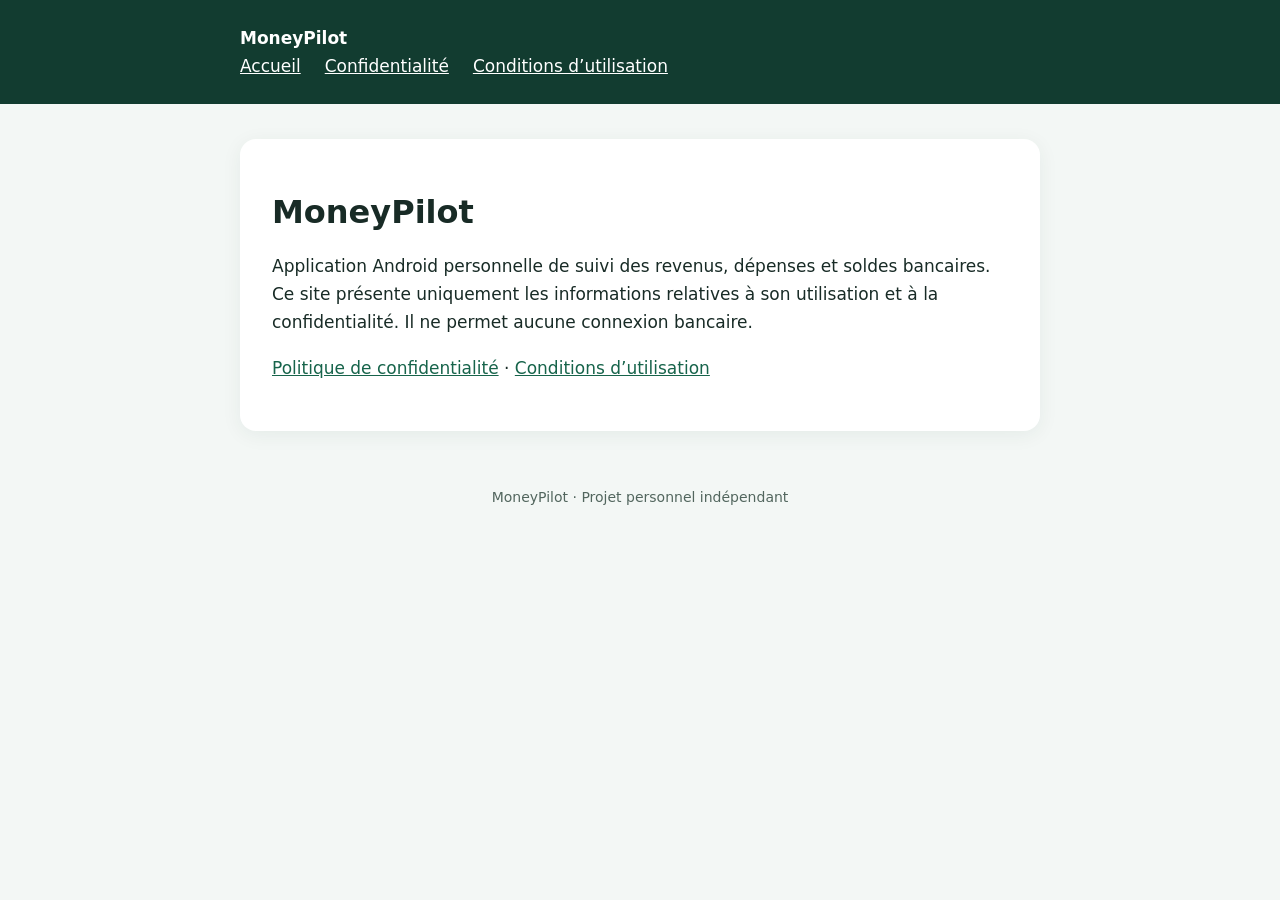
<file: index.html>
<!doctype html><html lang="fr"><head><meta charset="utf-8"><meta name="viewport" content="width=device-width, initial-scale=1"><title>MoneyPilot | MoneyPilot</title><link rel="stylesheet" href="style.css"></head><body><header><strong>MoneyPilot</strong><nav><a href="index.html">Accueil</a><a href="privacy.html">Confidentialité</a><a href="terms.html">Conditions d’utilisation</a></nav></header><main><h1>MoneyPilot</h1><p>Application Android personnelle de suivi des revenus, dépenses et soldes bancaires. Ce site présente uniquement les informations relatives à son utilisation et à la confidentialité. Il ne permet aucune connexion bancaire.</p><p><a href="privacy.html">Politique de confidentialité</a> · <a href="terms.html">Conditions d’utilisation</a></p></main><footer>MoneyPilot · Projet personnel indépendant</footer></body></html>
</file>
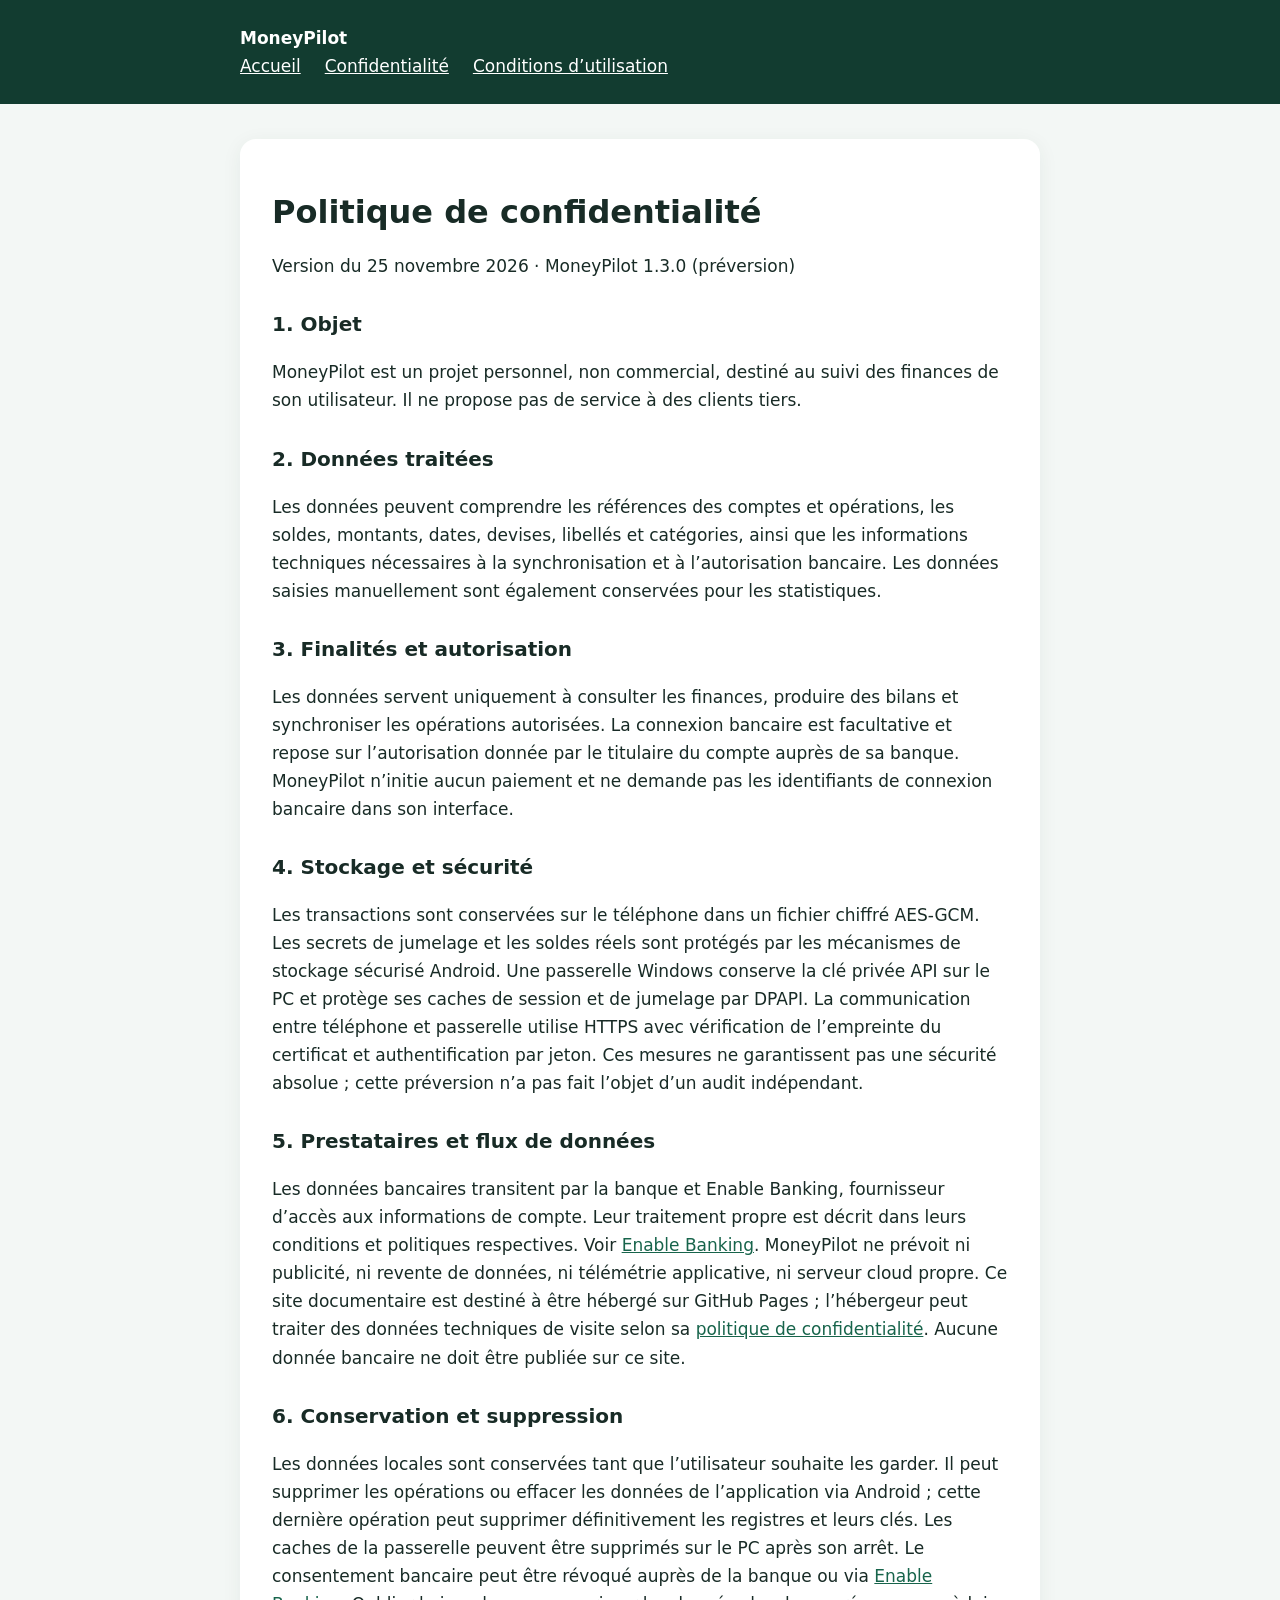
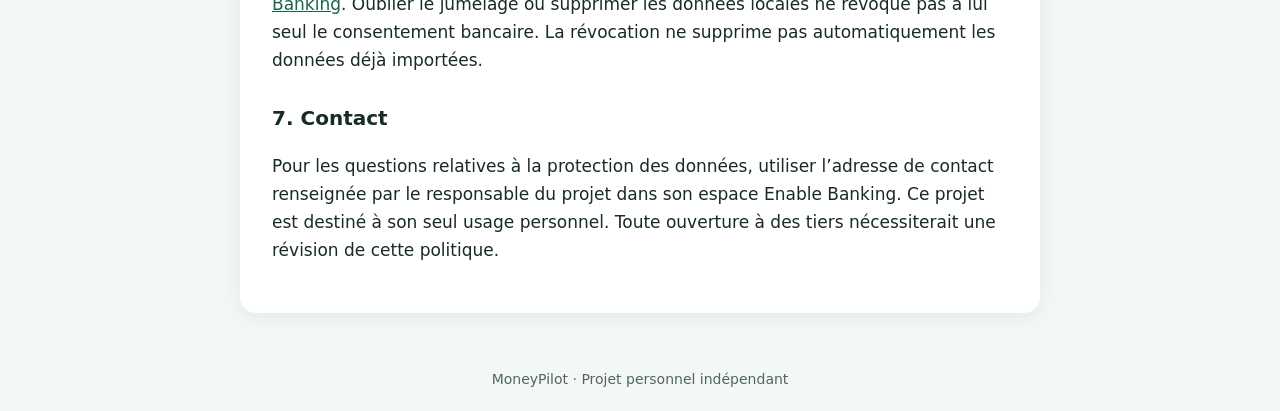
<file: privacy.html>
<!doctype html><html lang="fr"><head><meta charset="utf-8"><meta name="viewport" content="width=device-width, initial-scale=1"><title>Politique de confidentialité | MoneyPilot</title><link rel="stylesheet" href="style.css"></head><body><header><strong>MoneyPilot</strong><nav><a href="index.html">Accueil</a><a href="privacy.html">Confidentialité</a><a href="terms.html">Conditions d’utilisation</a></nav></header><main><h1>Politique de confidentialité</h1><p>Version du 25 novembre 2026 · MoneyPilot 1.3.0 (préversion)</p><h2>1. Objet</h2><p>MoneyPilot est un projet personnel, non commercial, destiné au suivi des finances de son utilisateur. Il ne propose pas de service à des clients tiers.</p><h2>2. Données traitées</h2><p>Les données peuvent comprendre les références des comptes et opérations, les soldes, montants, dates, devises, libellés et catégories, ainsi que les informations techniques nécessaires à la synchronisation et à l’autorisation bancaire. Les données saisies manuellement sont également conservées pour les statistiques.</p><h2>3. Finalités et autorisation</h2><p>Les données servent uniquement à consulter les finances, produire des bilans et synchroniser les opérations autorisées. La connexion bancaire est facultative et repose sur l’autorisation donnée par le titulaire du compte auprès de sa banque. MoneyPilot n’initie aucun paiement et ne demande pas les identifiants de connexion bancaire dans son interface.</p><h2>4. Stockage et sécurité</h2><p>Les transactions sont conservées sur le téléphone dans un fichier chiffré AES-GCM. Les secrets de jumelage et les soldes réels sont protégés par les mécanismes de stockage sécurisé Android. Une passerelle Windows conserve la clé privée API sur le PC et protège ses caches de session et de jumelage par DPAPI. La communication entre téléphone et passerelle utilise HTTPS avec vérification de l’empreinte du certificat et authentification par jeton. Ces mesures ne garantissent pas une sécurité absolue ; cette préversion n’a pas fait l’objet d’un audit indépendant.</p><h2>5. Prestataires et flux de données</h2><p>Les données bancaires transitent par la banque et Enable Banking, fournisseur d’accès aux informations de compte. Leur traitement propre est décrit dans leurs conditions et politiques respectives. Voir <a href="https://enablebanking.com/">Enable Banking</a>. MoneyPilot ne prévoit ni publicité, ni revente de données, ni télémétrie applicative, ni serveur cloud propre. Ce site documentaire est destiné à être hébergé sur GitHub Pages ; l’hébergeur peut traiter des données techniques de visite selon sa <a href="https://docs.github.com/en/site-policy/privacy-policies/github-general-privacy-statement">politique de confidentialité</a>. Aucune donnée bancaire ne doit être publiée sur ce site.</p><h2>6. Conservation et suppression</h2><p>Les données locales sont conservées tant que l’utilisateur souhaite les garder. Il peut supprimer les opérations ou effacer les données de l’application via Android ; cette dernière opération peut supprimer définitivement les registres et leurs clés. Les caches de la passerelle peuvent être supprimés sur le PC après son arrêt. Le consentement bancaire peut être révoqué auprès de la banque ou via <a href="https://enablebanking.com/data-sharing-consents/">Enable Banking</a>. Oublier le jumelage ou supprimer les données locales ne révoque pas à lui seul le consentement bancaire. La révocation ne supprime pas automatiquement les données déjà importées.</p><h2>7. Contact</h2><p>Pour les questions relatives à la protection des données, utiliser l’adresse de contact renseignée par le responsable du projet dans son espace Enable Banking. Ce projet est destiné à son seul usage personnel. Toute ouverture à des tiers nécessiterait une révision de cette politique.</p></main><footer>MoneyPilot · Projet personnel indépendant</footer></body></html>
</file>
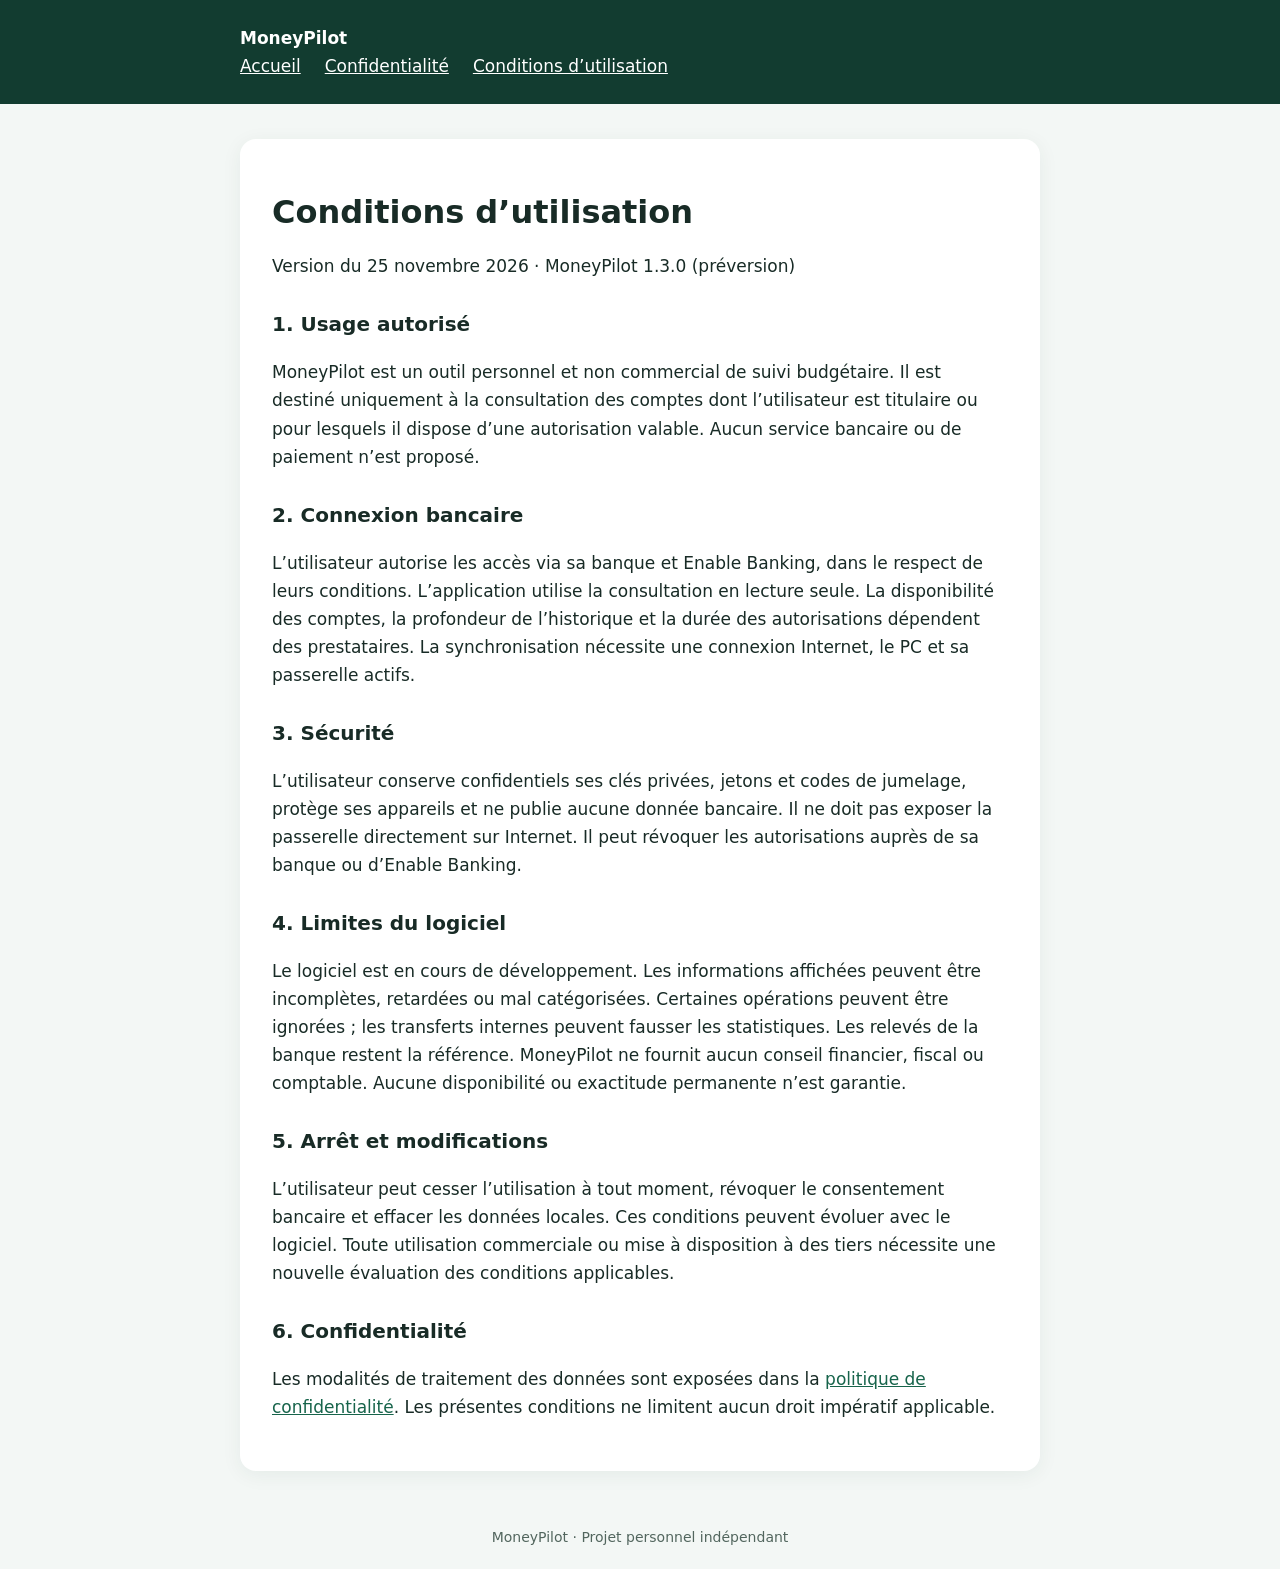
<file: terms.html>
<!doctype html><html lang="fr"><head><meta charset="utf-8"><meta name="viewport" content="width=device-width, initial-scale=1"><title>Conditions d’utilisation | MoneyPilot</title><link rel="stylesheet" href="style.css"></head><body><header><strong>MoneyPilot</strong><nav><a href="index.html">Accueil</a><a href="privacy.html">Confidentialité</a><a href="terms.html">Conditions d’utilisation</a></nav></header><main><h1>Conditions d’utilisation</h1><p>Version du 25 novembre 2026 · MoneyPilot 1.3.0 (préversion)</p><h2>1. Usage autorisé</h2><p>MoneyPilot est un outil personnel et non commercial de suivi budgétaire. Il est destiné uniquement à la consultation des comptes dont l’utilisateur est titulaire ou pour lesquels il dispose d’une autorisation valable. Aucun service bancaire ou de paiement n’est proposé.</p><h2>2. Connexion bancaire</h2><p>L’utilisateur autorise les accès via sa banque et Enable Banking, dans le respect de leurs conditions. L’application utilise la consultation en lecture seule. La disponibilité des comptes, la profondeur de l’historique et la durée des autorisations dépendent des prestataires. La synchronisation nécessite une connexion Internet, le PC et sa passerelle actifs.</p><h2>3. Sécurité</h2><p>L’utilisateur conserve confidentiels ses clés privées, jetons et codes de jumelage, protège ses appareils et ne publie aucune donnée bancaire. Il ne doit pas exposer la passerelle directement sur Internet. Il peut révoquer les autorisations auprès de sa banque ou d’Enable Banking.</p><h2>4. Limites du logiciel</h2><p>Le logiciel est en cours de développement. Les informations affichées peuvent être incomplètes, retardées ou mal catégorisées. Certaines opérations peuvent être ignorées ; les transferts internes peuvent fausser les statistiques. Les relevés de la banque restent la référence. MoneyPilot ne fournit aucun conseil financier, fiscal ou comptable. Aucune disponibilité ou exactitude permanente n’est garantie.</p><h2>5. Arrêt et modifications</h2><p>L’utilisateur peut cesser l’utilisation à tout moment, révoquer le consentement bancaire et effacer les données locales. Ces conditions peuvent évoluer avec le logiciel. Toute utilisation commerciale ou mise à disposition à des tiers nécessite une nouvelle évaluation des conditions applicables.</p><h2>6. Confidentialité</h2><p>Les modalités de traitement des données sont exposées dans la <a href="privacy.html">politique de confidentialité</a>. Les présentes conditions ne limitent aucun droit impératif applicable.</p></main><footer>MoneyPilot · Projet personnel indépendant</footer></body></html>
</file>
<file: style.css>
*{box-sizing:border-box}body{margin:0;background:#f3f7f5;color:#182b26;font:17px/1.65 system-ui,sans-serif}header{background:#123c30;color:white;padding:24px max(24px,calc((100% - 800px)/2))}header a{color:white}nav{display:flex;gap:24px;flex-wrap:wrap}main{max-width:800px;margin:35px auto;padding:32px;background:white;border-radius:16px;box-shadow:0 4px 20px #153d3010}h1{font-size:2rem;line-height:1.2}h2{font-size:1.25rem;margin-top:28px}a{color:#17644b}footer{text-align:center;padding:20px;color:#52665e;font-size:14px}@media(max-width:850px){main{margin:16px;padding:22px}}
</file>
